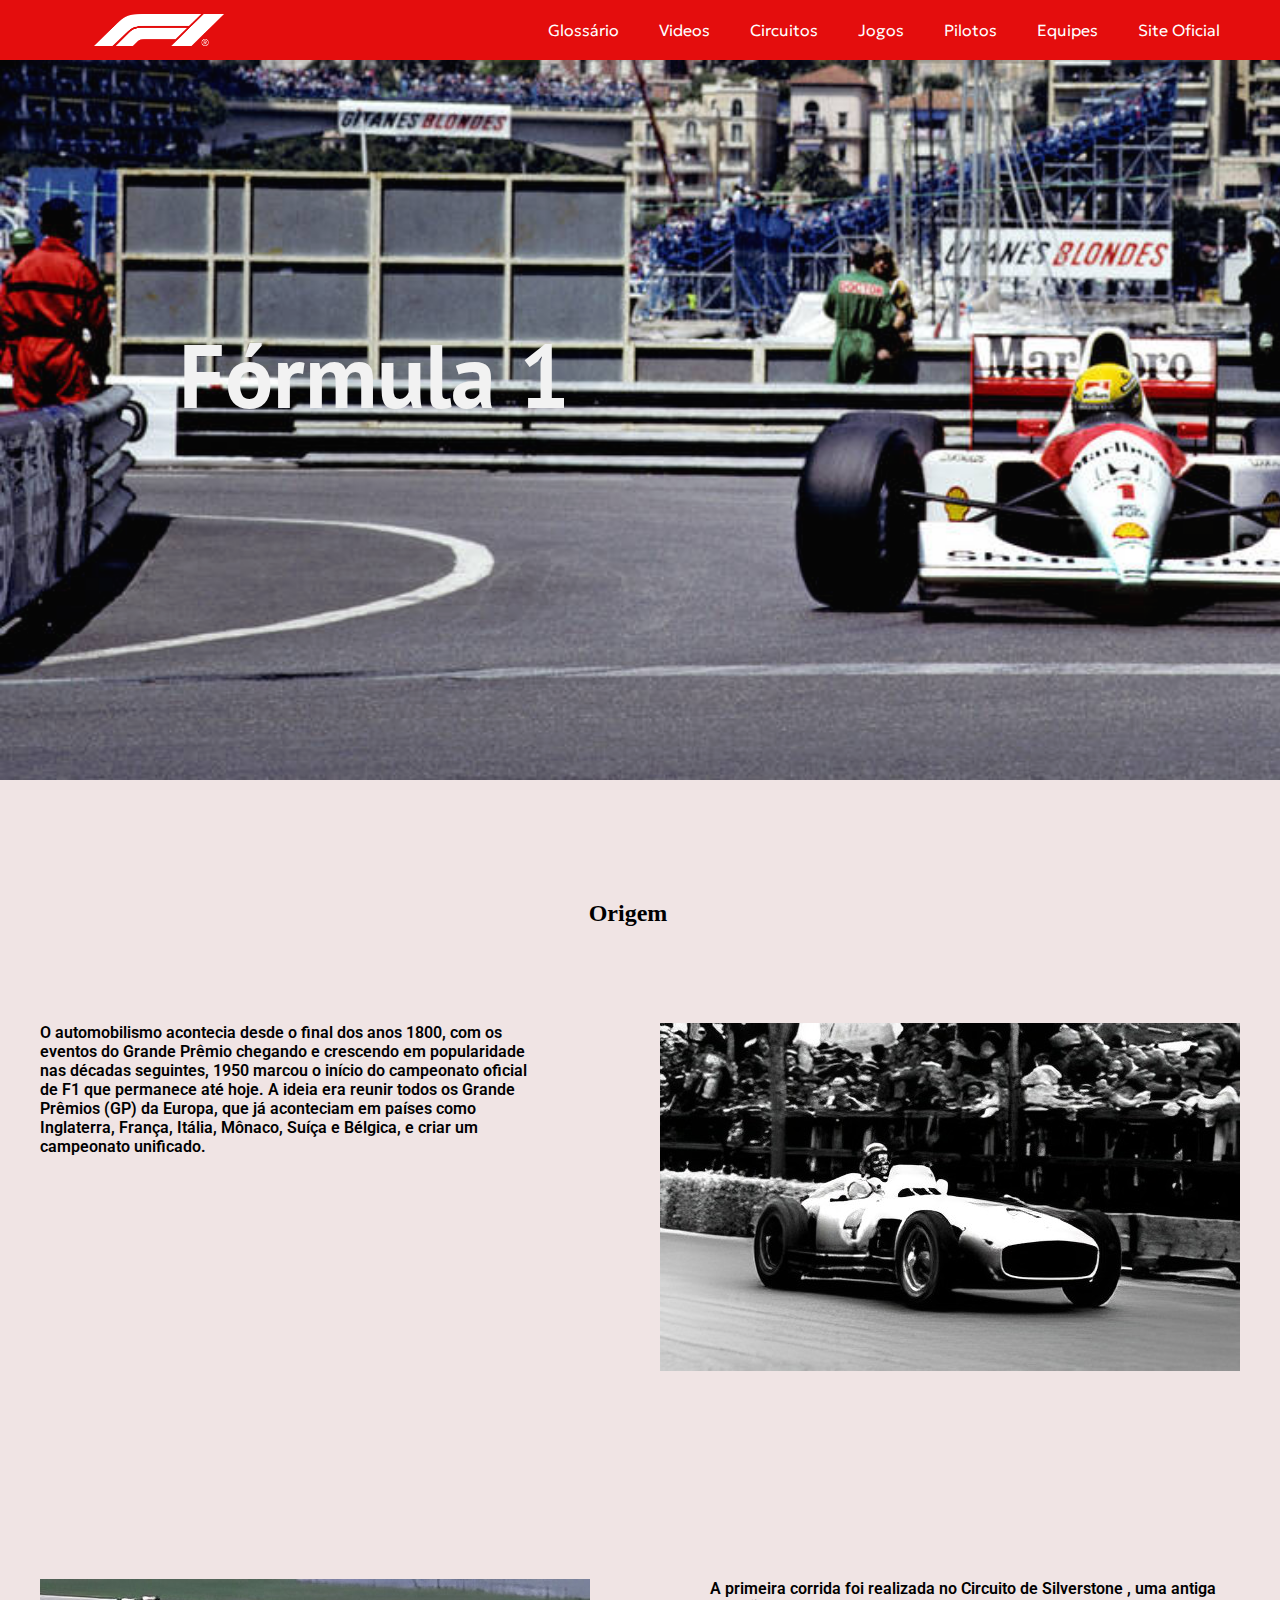
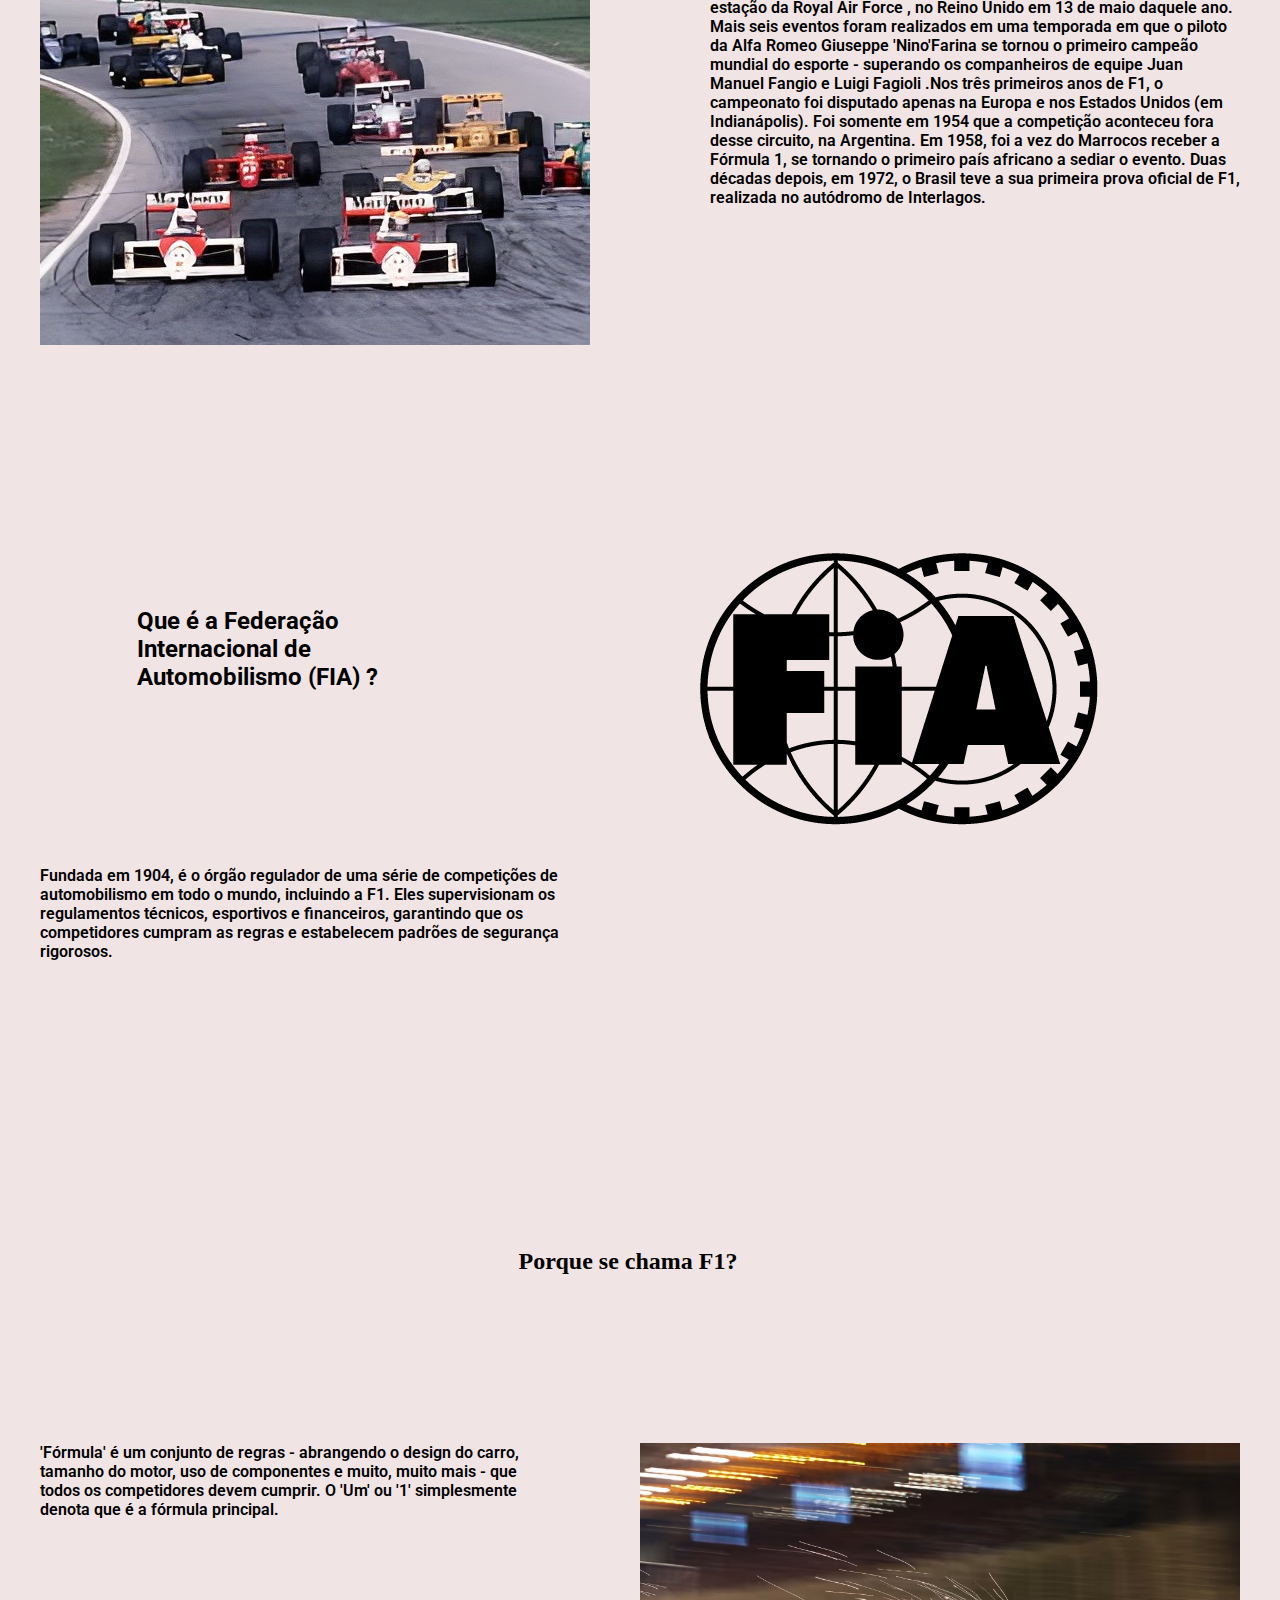
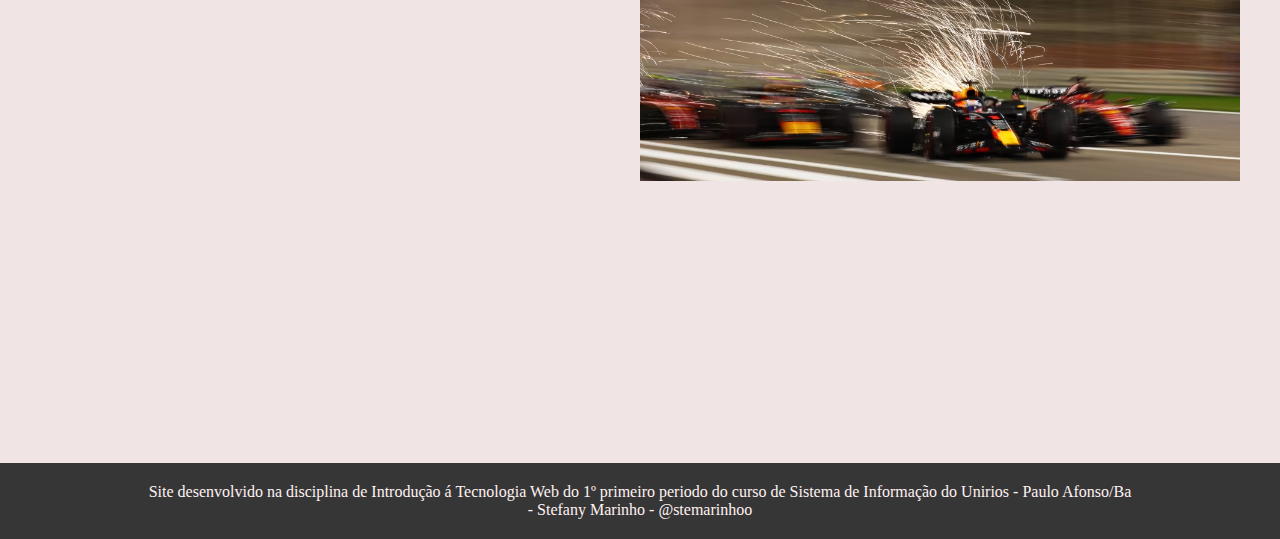
<file: index.html>
<!DOCTYPE html>
<html lang="pt-br">

<head>
    <meta charset="UTF-8">
    <meta http-equiv="X-UA-Compatible" content="IE=edge">
    <meta name="viewport" content="width=device-width, initial-scale=1.0">
    <title>Formula 1 </title>
    <link rel="stylesheet" href="css/style.css">
    <link rel="stylesheet" href="plugins/bxslider.css">
    <script src="plugins/jquery.min.js"></script>
    <script src="plugins/bxslider.min.js"></script>
    <script src="js/scripts.js"></script>
</head>

<body>
    <header id="cabecalho">
        <div class="container"> <!---assim o conteudo vai ficar contido em um determinado espaço no css-->
            <a href="index.html"></a><img src="imagens/inicio/f1_logo.png" alt="logo F1-logo" id="logo">

            <nav id="menu">
                <ul>
              <!----  <li> <a href="../pages/oquee.html">História  </a> </li> --->
        
                           
                            <li> <a href="pages/glossario.html"> Glossário</a></li>
                        
                    


                    <li><a href="pages/videos.html">Videos</a></li>
                   
                    <li><a href="pages/circuitos.html">Circuitos</a></li>

                    
                        <li> <a href="pages/jogos.html"> Jogos </a>     </li>
                      
                    

                        
                        <li><a href="pages/pilotos.html">Pilotos</a>
                         
                        </li>
                    

                        <li><a href="pages/equipes">Equipes</a></li>
                        <li><a href="https://www.formula1.com" target="_blank">Site Oficial</a></li>
                    </ul>
            </nav>
        </div>

    </header>
    <!----começo do corpo  banners-->
    <main id="corpo">
        <div id="back">
            <div class="fundo">


            <h1 class="titulo">Fórmula 1</h1>

                


            </div>
        </div>

      
        <section id="historia">
            
            <div class="container">
                
                
                <div>
                    <h2 class="subtitulo"> Origem</h2>
                    <div id="texto">

                        <p> O automobilismo acontecia desde o final dos anos 1800, com os eventos do
                            Grande Prêmio
                            chegando e crescendo em popularidade nas décadas seguintes,
                            1950 marcou o início do
                            campeonato
                            oficial de F1 que permanece até hoje.


                            A ideia era reunir todos os Grande Prêmios (GP) da Europa, que já aconteciam
                            em países como
                            Inglaterra, França, Itália, Mônaco, Suíça e Bélgica, e criar um campeonato unificado. </p>

                        <li class="img"><img src="imagens/guia/50.jpg" alt="carro da formula 1 em 1950"></li>
                    </div>
                    <!------------------------------------------------------------------------------------------------------------------------------------------->

                    <div id="texto">
                        <li id="img"> <img src="imagens/guia/90.jpg" alt="carro da formula 1 1990"> </li>

                        <p> A primeira corrida foi realizada no Circuito de Silverstone , uma antiga estação da Royal
                            Air Force , no Reino Unido em 13 de maio daquele ano.
                            Mais seis eventos foram realizados em uma temporada em que o piloto da Alfa Romeo Giuseppe
                            'Nino'​​Farina se tornou o primeiro campeão mundial do esporte - superando os companheiros
                            de
                            equipe
                            Juan Manuel Fangio e Luigi Fagioli .Nos três primeiros anos de F1, o campeonato foi
                            disputado apenas na Europa e nos Estados Unidos (em Indianápolis). Foi somente em 1954 que a
                            competição aconteceu fora desse circuito, na Argentina. Em 1958, foi a vez do Marrocos
                            receber a Fórmula 1, se tornando o primeiro país africano a sediar o evento.
                            Duas décadas depois, em 1972, o Brasil teve a sua primeira prova oficial de F1, realizada no
                            autódromo de Interlagos. </p>

                    </div>
<div id="texto">
                    <h2 class="subtitulo"> Que é  a Federação Internacional de Automobilismo (FIA) ?  </h2>

<li id="img"><img src="imagens/FIA-logo.png" alt="logo da FIA"></li>
<p>Fundada em 1904, é o órgão regulador de uma série de competições de automobilismo em todo o mundo, incluindo a F1. Eles supervisionam os regulamentos técnicos, esportivos e financeiros, garantindo que os competidores cumpram as regras e estabelecem padrões de segurança rigorosos.</p>


</div>

                    <h2 class="subtitulo"> Porque se chama F1? </h2>
                    <div id="cont">

                        <p> 'Fórmula' é um conjunto de regras - abrangendo o design do carro, tamanho do motor, uso de
                            componentes e muito, muito mais - que todos os competidores devem cumprir. O 'Um' ou '1'
                            simplesmente denota que é a fórmula principal. </p>

                        <li> <img src="imagens/background/image.png" alt="carro rbr"></li>



                    </div>

        </section>


    </main>

    <!---rodape -->

    <footer id="rodape">
        <span>
            Site desenvolvido na disciplina de Introdução á Tecnologia Web do 1º primeiro periodo do curso de Sistema de
            Informação do Unirios - Paulo Afonso/Ba <br>
            - Stefany Marinho - @stemarinhoo
        </span>

    </footer>
</body>

</html>
</file>
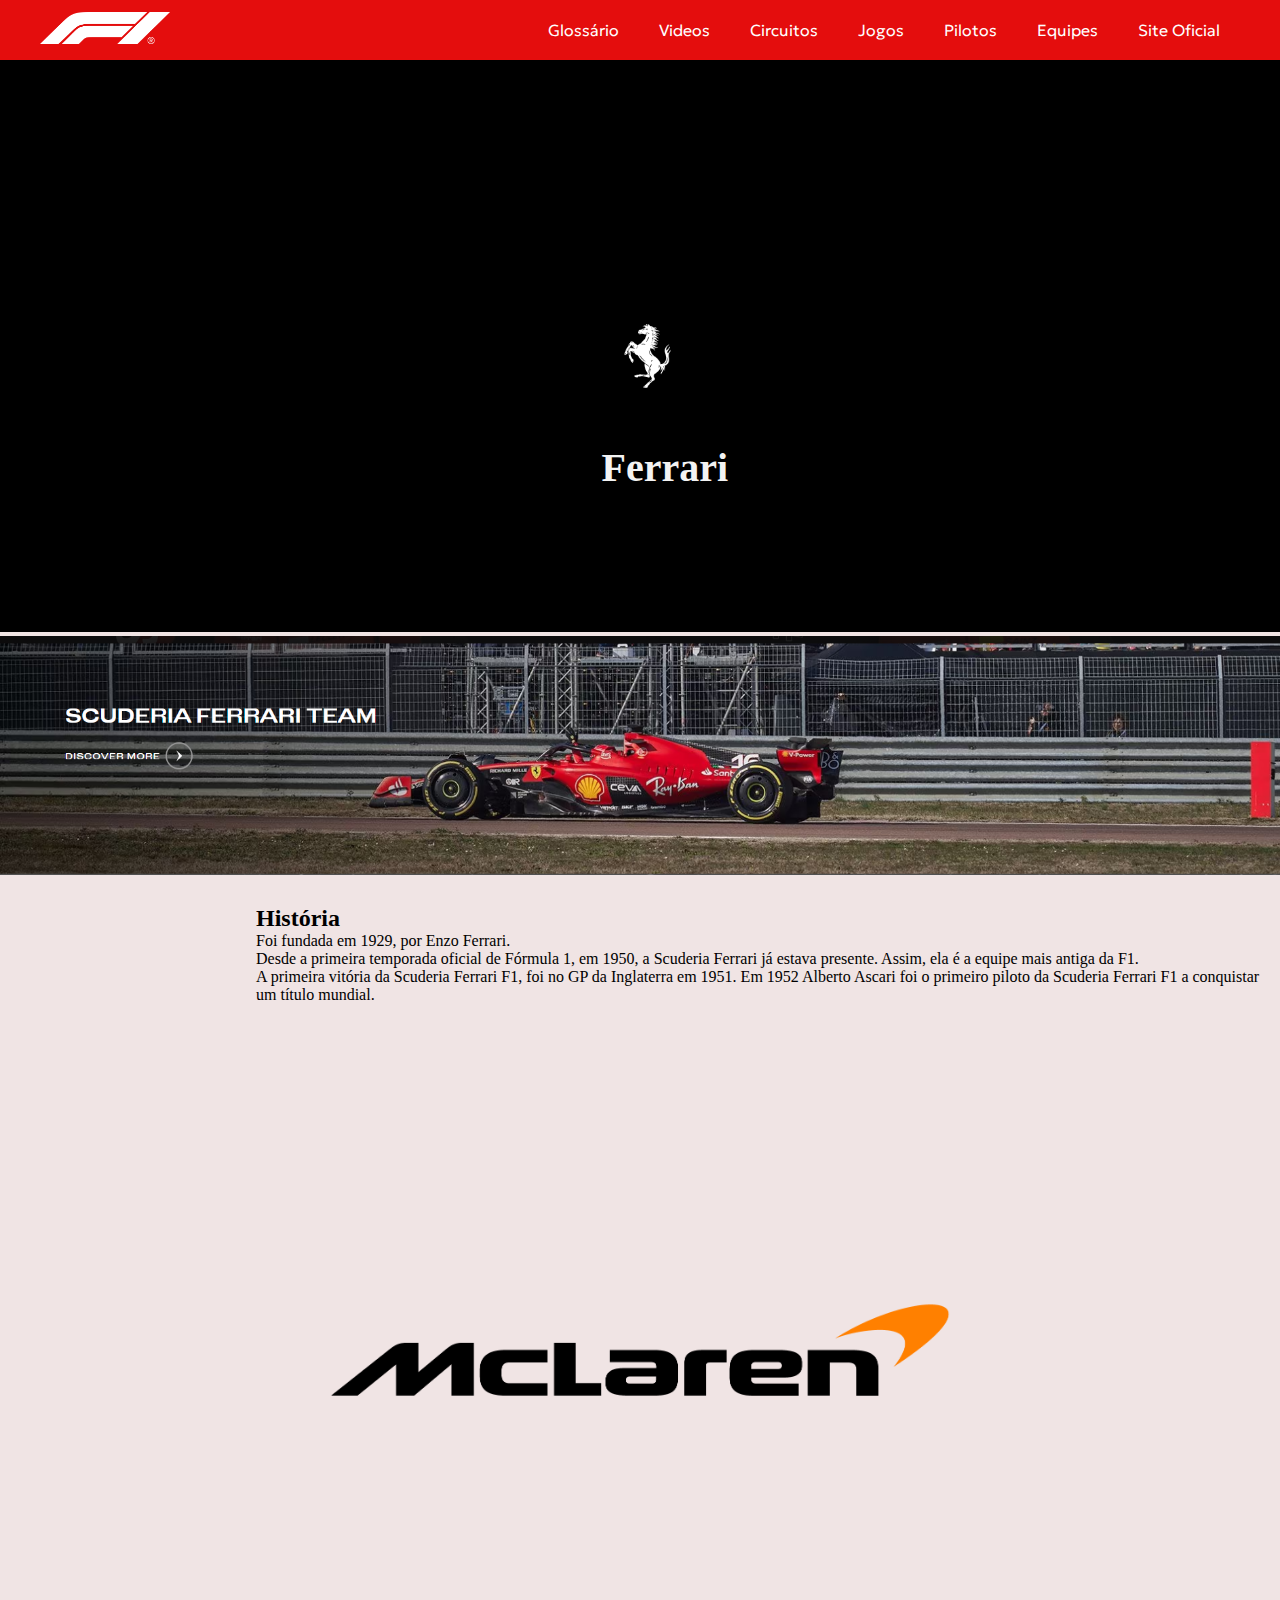
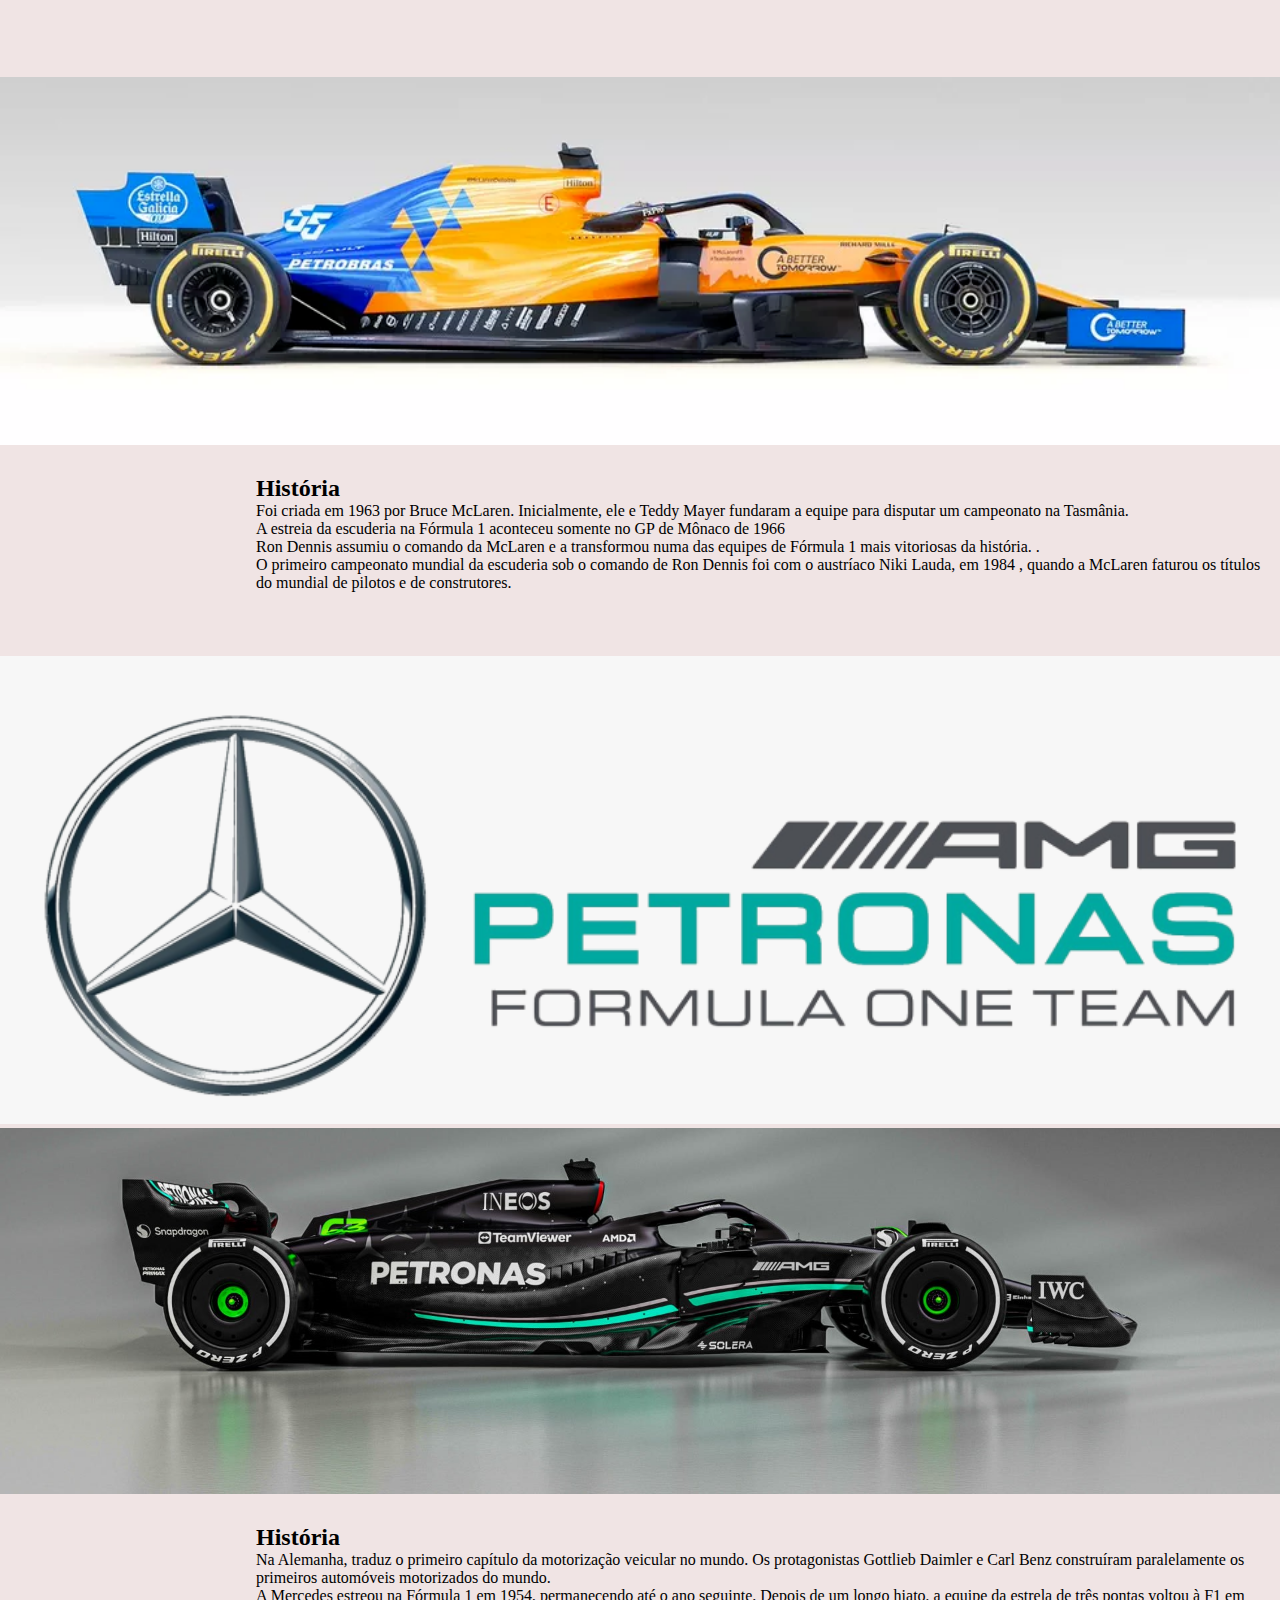
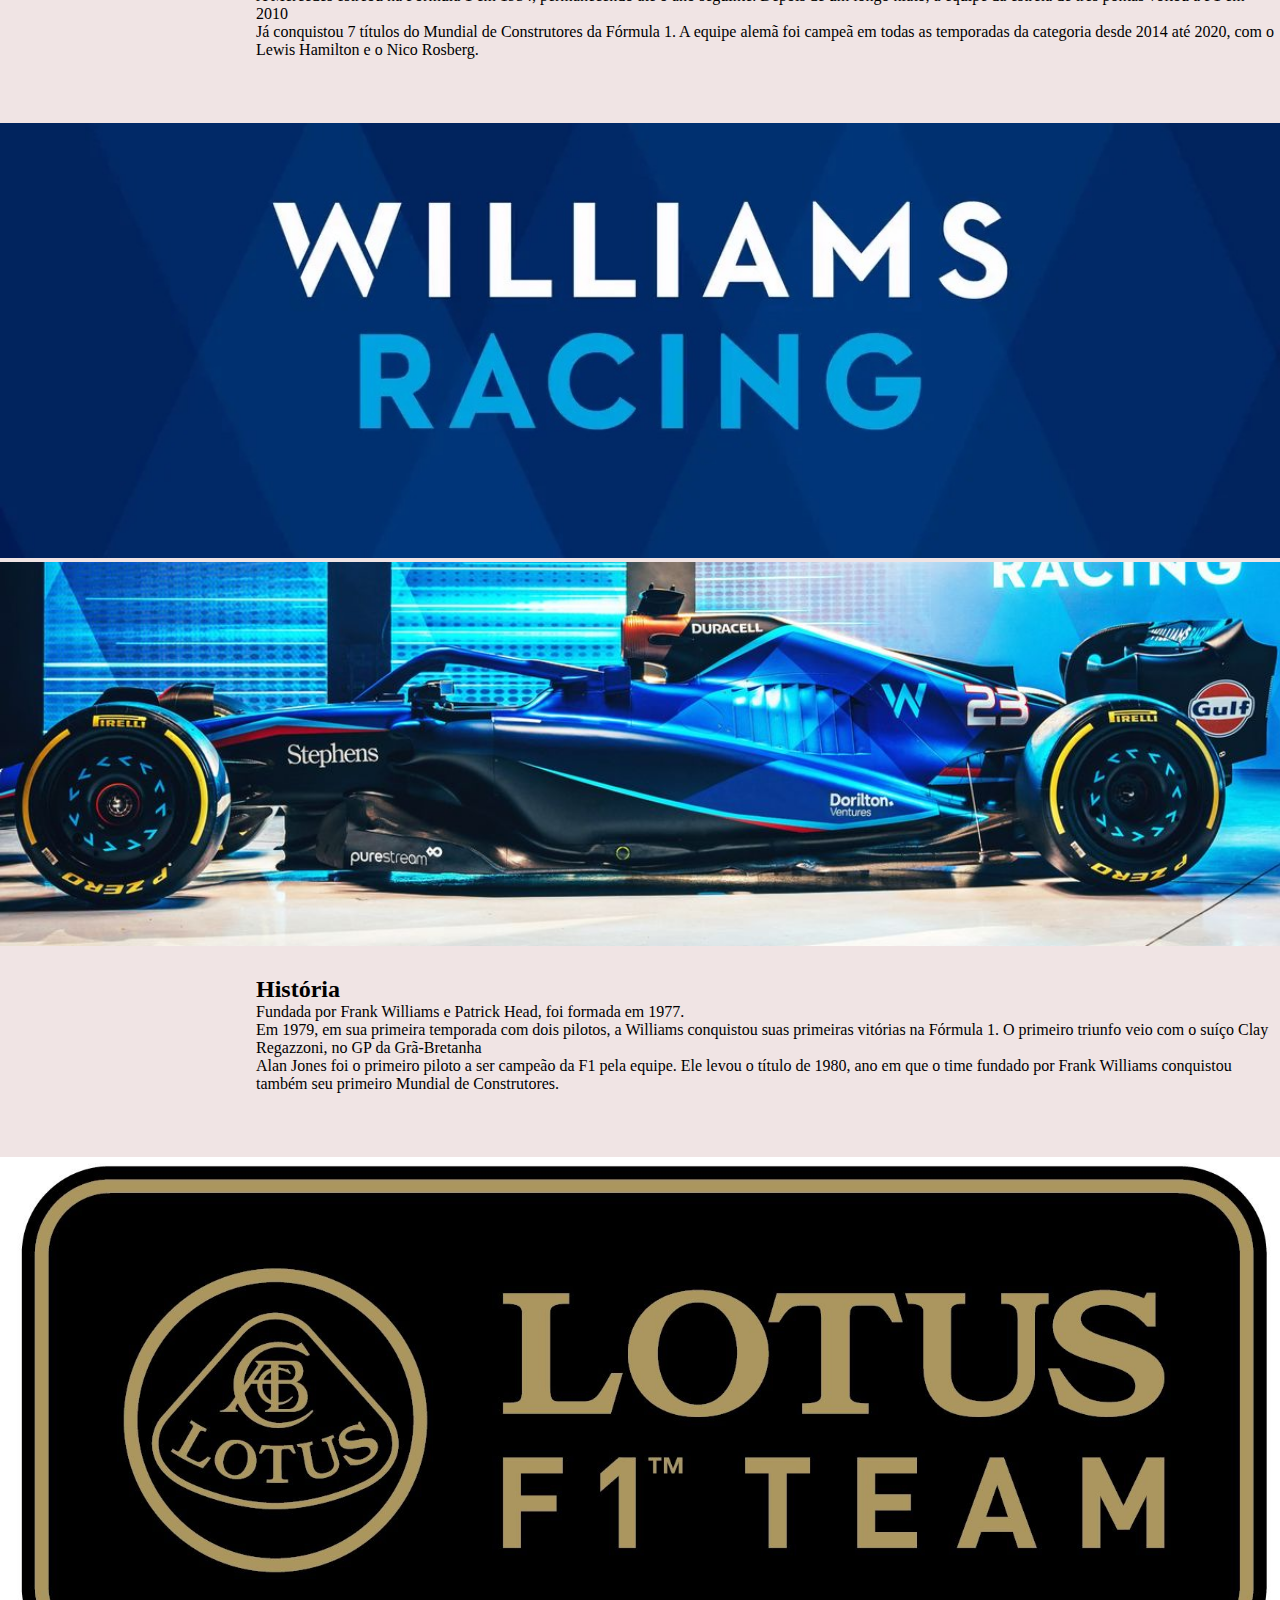
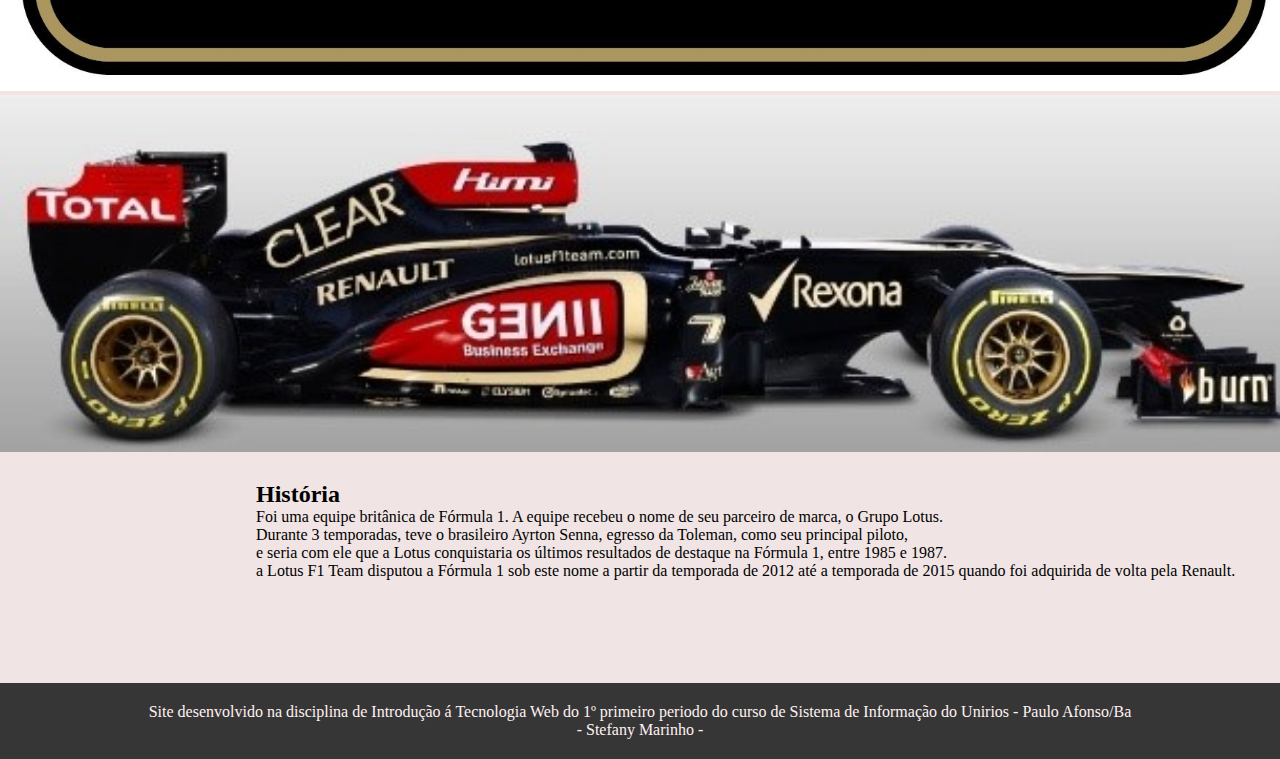
<file: pages/equipes.html>
<!DOCTYPE html>
<html lang="pt-br">

<head>
    <meta charset="UTF-8">
    <meta http-equiv="X-UA-Compatible" content="IE=edge">
    <meta name="viewport" content="width=device-width, initial-scale=1.0">
    <title>Formula 1 </title>
    <link rel="stylesheet" href="../css/style.css">
    <link rel="stylesheet" href="../plugins/bxslider.css">
    <script src="../plugins/jquery.min.js"></script>
    <script src="../plugins/bxslider.min.js"></script>
    <script src="../js/scripts.js"></script>
</head>

<body id="back2">
    <header id="cabecalho">
        <div class="container">
            <a href="../index.html"><img src="../imagens/inicio/f1_logo.png" alt="logo F1-logo" id="logo"></a>

            <nav id="menu">
                <ul>

                    <li> <a href="../pages/glossario.html"> Glossário</a></li>

                    <li><a href="../pages/videos.html">Videos</a></li>

                    <li><a href="../pages/circuitos.html">Circuitos</a></li>


                    <li> <a href="../pages/jogos.html">Jogos </a> </li>

                    <li><a href="../pages/pilotos.html">Pilotos</a> </li>

                    <li><a href="../pages/equipes.html">Equipes</a></li>
                    <li><a href="https://www.formula1.com" target="_blank">Site Oficial</a></li>
                </ul>
            </nav>
        </div>

    </header>

    <!-----começo do corpo-->

    <main id="corpo ">

        <div id="ferrari">
            <h1>Ferrari</h1>

            <img src="../imagens/equipes/Scuderia Ferrari Team_ Carlos Sainz - Ferrari.com - Google Chrome 08_06_2023 10_36_41 (2).png"
                alt="logo ferrari">

            <div>
                <img src="../imagens/equipes/Scuderia Ferrari Team_ Carlos Sainz - Ferrari.com - Google Chrome 08_06_2023 10_53_07.png"
                    alt="carro ferrari carlos sainz">
            </div>
            <div class="historiaequipes">
                <h2>História</h2>
                <p>Foi fundada em 1929, por Enzo Ferrari. </p>

                <p> Desde a primeira temporada oficial de Fórmula 1, em 1950, a Scuderia Ferrari já estava presente.
                    Assim, ela é a equipe mais antiga da F1.</p>

                <p> A primeira vitória da Scuderia Ferrari F1, foi no GP da Inglaterra em 1951. Em 1952 Alberto Ascari
                    foi o primeiro piloto da Scuderia Ferrari F1 a conquistar um título mundial.</p>
            </div>
        </div>

        <div id="mclaren">
            <img src="../imagens/equipes/mclaren.png" alt="logo mclaren">
            <div>
                <img src="../imagens/equipes/mclarencarro.png" alt="carro mclaren">
            </div>
            <div class="historiaequipes">
                <h2>História</h2>
                <p>Foi criada em 1963 por Bruce McLaren. Inicialmente, ele e Teddy Mayer fundaram a equipe para disputar
                    um campeonato na Tasmânia.</p>
                <p> A estreia da escuderia na Fórmula 1 aconteceu somente no GP de Mônaco de 1966 </p>
                <p> Ron Dennis assumiu o comando da McLaren e a transformou numa das equipes de Fórmula 1 mais
                    vitoriosas da história. .</p>

                <p> O primeiro campeonato mundial da escuderia sob o comando de Ron Dennis foi com o austríaco Niki
                    Lauda, em 1984 , quando a McLaren faturou os títulos do mundial de pilotos e de construtores.</p>
            </div>

            <div id="mercedes">
                <img src="../imagens/equipes/mercedes-f1-logo-1.jpg" alt="mercedeslogo">
                <div>
                    <img src="../imagens/equipes/mercedescarro.jpg" alt="carro mercedes">
                </div>
                <div class="historiaequipes">
                    <h2>História</h2>
                    <p>Na Alemanha, traduz o primeiro capítulo da motorização veicular no mundo. Os protagonistas
                        Gottlieb Daimler e Carl Benz construíram paralelamente os primeiros automóveis motorizados do
                        mundo.</p>

                    <p> A Mercedes estreou na Fórmula 1 em 1954, permanecendo até o ano seguinte. Depois de um longo
                        hiato, a equipe da estrela de três pontas voltou à F1 em 2010</p>

                    <p> Já conquistou 7 títulos do Mundial de Construtores da Fórmula 1. A equipe alemã foi campeã em
                        todas as temporadas da categoria desde 2014 até 2020, com o Lewis Hamilton e o Nico Rosberg.</p>
                </div>
            </div>
            <div id="williams">
                <img src="../imagens/equipes/williams.jpg" alt="logo williams">
                <div>
                    <img src="../imagens/equipes/williamscarro.png" alt="williamscarro">
                </div>
                <div class="historiaequipes">
                    <h2>História</h2>
                    <p>Fundada por Frank Williams e Patrick Head, foi formada em 1977.</p>

                    <p> Em 1979, em sua primeira temporada com dois pilotos, a Williams conquistou suas primeiras
                        vitórias na Fórmula 1. O primeiro triunfo veio com o suíço Clay Regazzoni, no GP da Grã-Bretanha
                    </p>

                    <p> Alan Jones foi o primeiro piloto a ser campeão da F1 pela equipe. Ele levou o título de 1980,
                        ano em que o time fundado por Frank Williams conquistou também seu primeiro Mundial de
                        Construtores.</p>
                </div>
            </div>
            <div id="lotus">
                <img src="../imagens/equipes/lotuslogo.jpg" alt="logo lotus">
                <div>
                    <img src="../imagens/equipes/lotus.jpg" alt="lotuslogo">
                </div>
                <div class="historiaequipes">
                    <h2>História</h2>
                    <p> Foi uma equipe britânica de Fórmula 1. A equipe recebeu o nome de seu parceiro de marca, o Grupo
                        Lotus. </p>
                    <p>Durante 3 temporadas, teve o brasileiro Ayrton Senna, egresso da Toleman, como seu principal
                        piloto, </p>
                    <p>e seria com ele que a Lotus conquistaria os últimos resultados de destaque na Fórmula 1, entre
                        1985 e 1987.</p>
                    <p> a Lotus F1 Team disputou a Fórmula 1 sob este nome a partir da temporada de 2012 até a temporada
                        de 2015 quando foi adquirida de volta pela Renault. </p>


                </div>
            </div>

    </main>

    <!--rodape -->

    <footer id="rodape">
        <span>
            Site desenvolvido na disciplina de Introdução á Tecnologia Web do 1º primeiro periodo do curso de Sistema de
            Informação do Unirios - Paulo Afonso/Ba <br>
            - Stefany Marinho -
        </span>

    </footer>
</body>

</html>
</file>
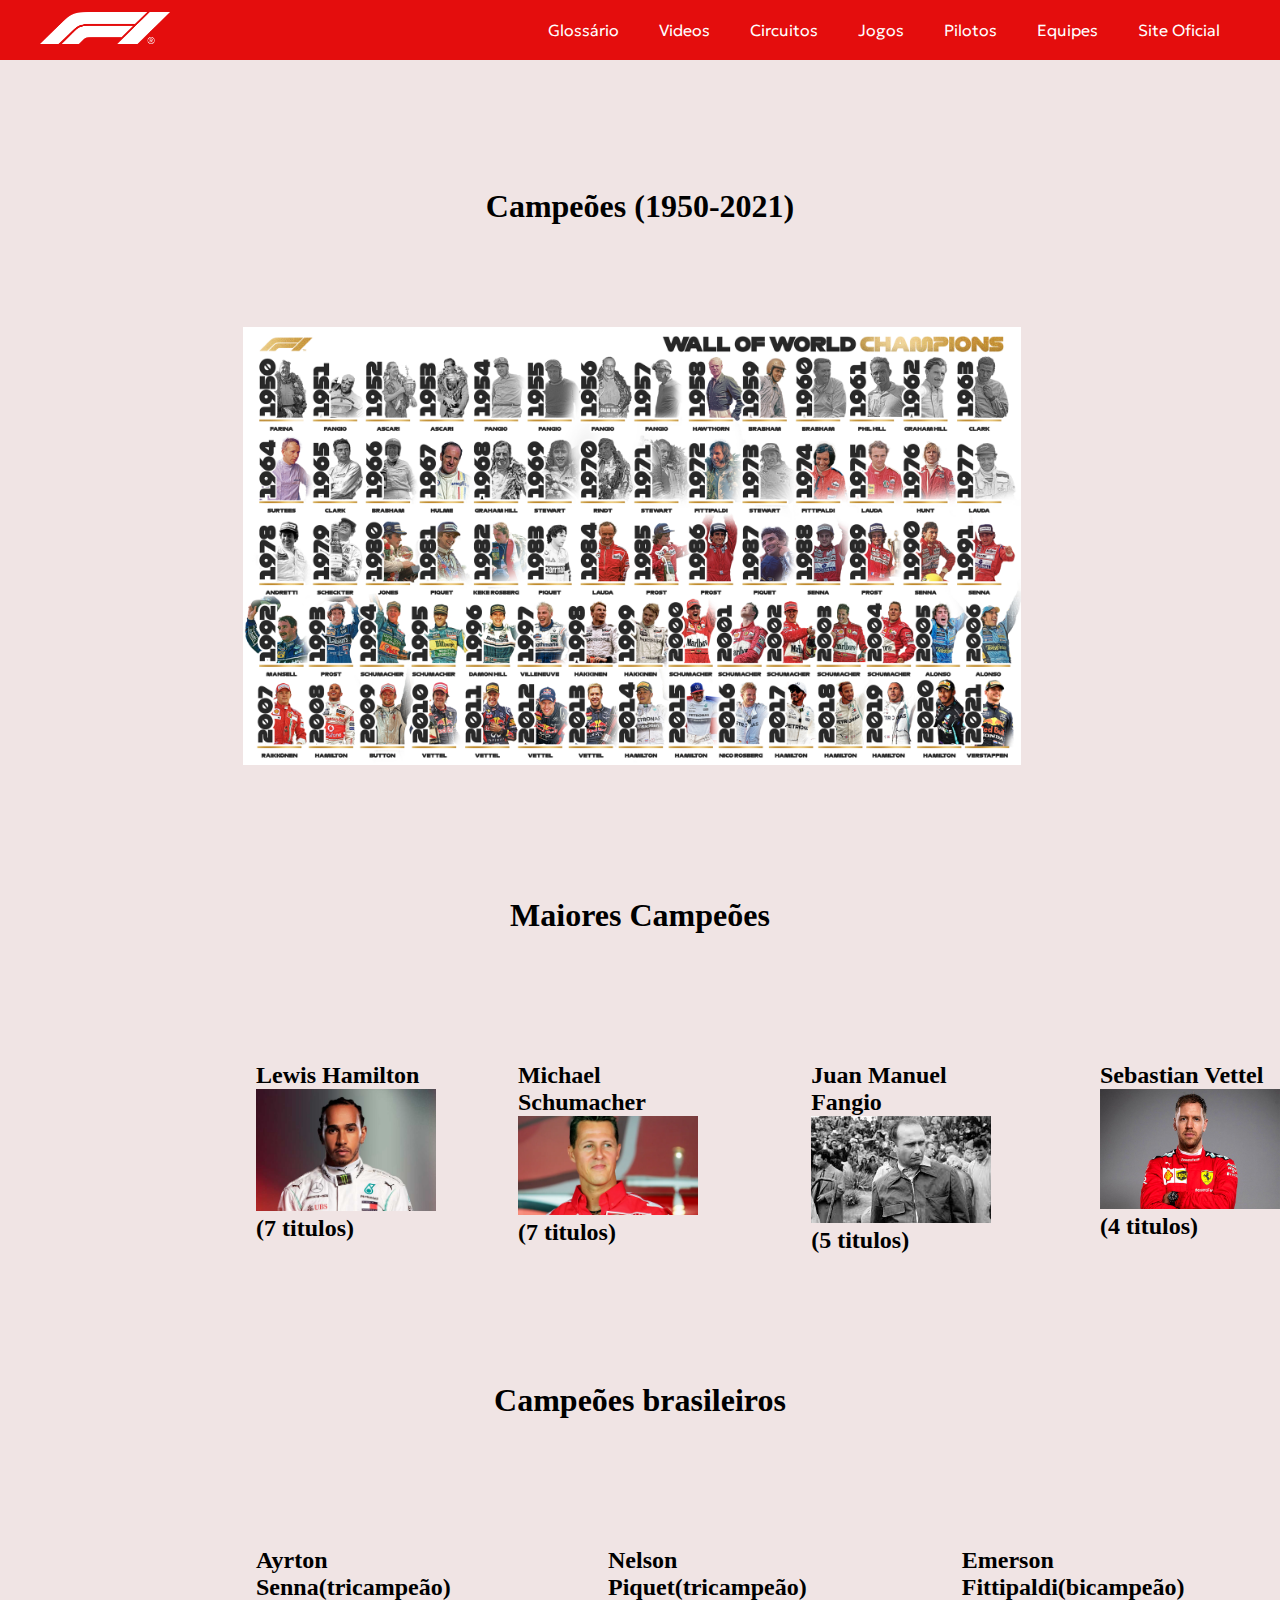
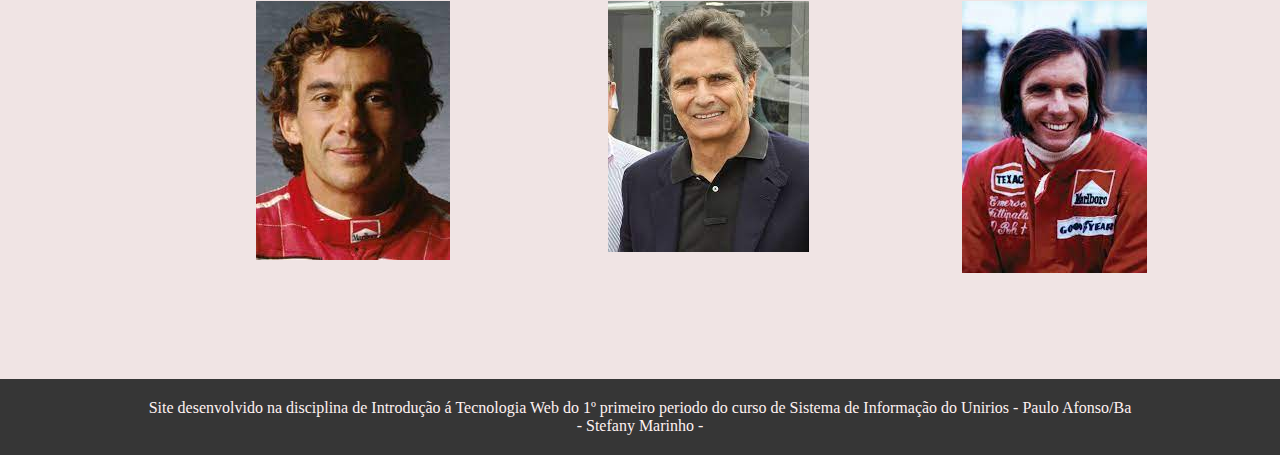
<file: pages/pilotos.html>
<!DOCTYPE html>
<html lang="pt-br">

<head>
    <meta charset="UTF-8">
    <meta http-equiv="X-UA-Compatible" content="IE=edge">
    <meta name="viewport" content="width=device-width, initial-scale=1.0">
    <title>Formula 1 </title>
    <link rel="stylesheet" href="../css/style.css">
    <link rel="stylesheet" href="../plugins/bxslider.css">
    <script src="../plugins/jquery.min.js"></script>
    <script src="../plugins/bxslider.min.js"></script>
    <script src="../js/scripts.js"></script>
</head>

<body id="back2">
    <header id="cabecalho">
        <div class="container"> 
            <a href="../index.html"><img src="../imagens/inicio/f1_logo.png" alt="logo F1-logo" id="logo"></a>

            <nav id="menu">
                <ul>
            
                    <li> <a href="../pages/glossario.html"> Glossário</a></li>

                    <li><a href="../pages/videos.html">Videos</a></li>

                    <li><a href="../pages/circuitos.html">Circuitos</a></li>

                    <li> <a href="../pages/jogos.html">Jogos </a> </li>

                    <li><a href="../pages/pilotos.html">Pilotos</a> </li>

                    <li><a href="../pages/equipes.html">Equipes</a></li>
                    <li><a href="https://www.formula1.com" target="_blank">Site Oficial</a></li>
                </ul>
            </nav>
        </div>

    </header>

    <!-----começo do corpo-->

    <main id="corpo">
        <div class="background">
            <h1>Campeões (1950-2021) </h1>
            <section id="campeoes">

                <div>
                    <img src="../imagens/pilotos/f1-todos-campeoes-1950-2021.jpg" alt="foto dos campeoes ate 2021">
                </div>

            </section>

            <h1>Maiores Campeões</h1>
            <section id="maiorescampeoes">

          
                <div>
                    <h2>Lewis Hamilton </h2>
                    <img src="../imagens/pilotos/lewis.jpg" alt="lewis hamilton">
                    <h2>(7 titulos)</h2>
                </div>
                <div>
                    <h2>Michael Schumacher </h2>
                    <img src="../imagens/pilotos/michael.png" alt="michael Schumacher">
                    <h2>(7 titulos)</h2>
                </div>
          
     
                <div>
                    <h2>Juan Manuel Fangio </h2>
                    <img src="../imagens/pilotos/fangio.jpg" alt="fangio">
                    <h2>(5 titulos)</h2>
                </div>
            
                <div>
                    <h2>Sebastian Vettel </h2>
                    <img src="../imagens/pilotos/sebas.jpg" alt="vettel">
                    <h2>(4 titulos)</h2>
                </div>
        
            </section>

            <h1>Campeões brasileiros</h1>
            <section id="campeoesbrasileiros">
<div>
    <h2>Ayrton Senna(tricampeão)</h2>
    <img src="../imagens/pilotos/senna.jpg" alt="ayrton">
</div>
<div>
    <h2>Nelson Piquet(tricampeão)</h2>
    <img src="../imagens/pilotos/piquet.jpg" alt="piquet">
</div>
<div>
    <h2>Emerson Fittipaldi(bicampeão)</h2>
    <img src="../imagens/pilotos/emerson.jpg" alt="emerson">
</div>
                
            </section>
        </div>
    </main>


    <!--rodape -->

    <footer id="rodape">
        <span>
            Site desenvolvido na disciplina de Introdução á Tecnologia Web do 1º primeiro periodo do curso de Sistema de
            Informação do Unirios - Paulo Afonso/Ba <br>
            - Stefany Marinho -
        </span>

    </footer>
</body>

</html>
</file>
<file: css/style.css>
@import url('https://fonts.googleapis.com/css2?family=Inter:wght@500&family=PT+Sans&family=Roboto&display=swap');
@import url('https://fonts.googleapis.com/css2?family=Geologica&family=Inter:wght@500&family=PT+Sans&family=Roboto&display=swap');
@import url('https://fonts.googleapis.com/css2?family=Anton&family=Geologica:wght@300&family=Inter:wght@500&family=PT+Sans&family=Roboto&display=swap');
@import url('https://fonts.googleapis.com/css2?family=Anton&family=Gelasio:ital@1&family=Geologica:wght@300&family=Inter:wght@500&family=Josefin+Sans:ital,wght@1,700&family=Oswald:wght@600&family=PT+Sans&family=Roboto&display=swap');
@import url('https://fonts.googleapis.com/css2?family=Anton&family=Geologica:wght@300&family=Inter:wght@500&family=PT+Sans&family=Roboto&family=Ysabeau:wght@900&display=swap');
@import url('https://fonts.googleapis.com/css2?family=Anton&family=Geologica:wght@800&family=Inter:wght@500&family=PT+Sans&family=Roboto&family=Ysabeau:wght@900&display=swap');

* {
    margin: 0;
    padding: 0;
    box-sizing: border-box;

}

body {
    /*corpo do site*/
    background-color: rgb(240, 228, 228);
}

.container {
    /*class container*/
    max-width: 1200px;
    margin: 0 auto;

}

#cabecalho .container #menu {
    font-size: 16px;
    font-weight: 300;
    font-family: 'Geologica', sans-serif;
}

#cabecalho {
    background-color: rgb(228, 13, 13);
    /* margin-bottom: 30px;*/


}

#cabecalho .container {
    display: flex;
    align-items: center;
    justify-content: space-between;

}

#cabecalho .container #logo {
    width: 130px;
    margin-right: 250px;
}

/*inicio do style menu*/
#cabecalho #menu ul {
    display: flex;
}




#cabecalho #menu li ul {
    position: absolute;
    display: inline-block;
    text-align: center;
    list-style: none;
    font-size: 17.5px;
    text-decoration: none;
}

#cabecalho #menu li a {
    display: block;
    padding: 20px;
    text-decoration: none;
    color: white;
    transition: all .3s linear;
}

#cabecalho #menu a:hover {
    background-color: black;
}

#cabecalho #menu li {
    list-style: none;


}

#menu>ul {
    display: flex;
    justify-content: end;
}




#menu ul ul {
    display: none;
    margin: 0px;
}




#back .fundo {

    position: relative;
    height: 80vh;
    width: 100vw;
    opacity: 98%;
    background-image: url(../imagens/background/senna2.png);
    background-size: cover;

}

#back .fundo .titulo {
    color: #f3f3f3;
    font-family: 'PT Sans', sans-serif;
    position: absolute;
    font-weight: 600;
    font-size: italic;
    margin-bottom: 50%;
    padding-top: 20%;
    font-size: 90px;
    padding-left: 14%;

}



/*-----------------------------------------inicio da pagina  historia-------------------------------------------------------------------------------------------------------------------*/




#historia .container .subtitulo {
    display: flex;
    justify-content: center;
    padding-left: 18%;
    padding-bottom: 8%;
    padding-right: 20%;
    padding-top: 10%;
}


#historia .container #conteudo {
    list-style: none;
    font-family: 'Roboto', sans-serif;
    display: grid;
    grid-template-columns: repeat(1, 1fr);

}


#historia .container #conteudo .img {
    display: block;
    padding-left: 60%;
    padding-bottom: 20%;
    padding-right: 90%;
    margin-top: -10%;
}



#historia .container #texto {
    list-style: none;
    font-family: 'Roboto', sans-serif;
    font-weight: 600;
    display: grid;
    grid-template-columns: repeat(2, 1fr);
    padding-bottom: 17%;
    gap: 10%;
}

#historia .container #cont {
    list-style: none;
    display: grid;
    grid-template-columns: repeat(2, 1fr);
    gap: 10%;
    padding-bottom: 20%;
    font-weight: 600;
    padding-top: 6%;
    padding-right: -20%;
    font-family: 'Roboto', sans-serif;

}

#historia .container #cont img {
    width: 600px;
}

/*--------------------------------------------------*/





#guia h3 {
    display: flex;
    justify-content: center;
    padding-left: 12%;
    padding-bottom: 5%;
    padding-top: 15%;
    font-size: 26px;

}

#guia #tabela img {
    width: 300px;
    padding-bottom: 11%;
}

#guia #tabela {
    padding-top: 2%;

}

#guia #tabela li {
    list-style: none;
    padding-left: 5%;
    font-family: 'Roboto', sans-serif;
    font-weight: 500;


}

#guia h4 {
    text-align: center;
    padding-bottom: 28px;
}

/*--------------------------------*/

#guia .pneu .paragrafo {
    list-style: none;
    padding-bottom: 10%;


}

#guia .pneu {
    display: grid;
    grid-template-columns: repeat(3, 1fr);
    gap: 20%;
    padding-right: 2%;
    padding-bottom: 10%;

}

#guia .pneu img {
    width: 200px;
}

/*-------------------------------------*/
#guia .topico {
    list-style: none;
    font-family: 'Roboto', sans-serif;
    font-weight: 600;
    text-align: center;
    padding-bottom: 5%;
}

#guia .container li {

    padding-bottom: 5%;
    text-align: center;
    font-family: 'Roboto', sans-serif;

}

#guia .container h4 {
    padding-top: 5%;
    font-size: 17px;
    padding-left: 13%;
}

#guia .container p {
    font-family: 'Roboto', sans-serif;
}

#guia .subtitulo {
    padding-top: 7%;
}

#guia .termos {
    display: grid;
    grid-template-columns: repeat(2, 1fr);
    gap: 40px;
    margin-bottom: 10%;
}

#guia .termos img {
    width: 450px;
}


/*-----------------------------------------------------------------------INICIO DO STYLE EM VIDEOS----------------------------------------------------------------------------------*/


#cor {
    background-color: rgb(197, 182, 182);
    padding-top: 20%;
    margin-bottom: 30px;
}

#corpo #videos img {
    width: 560px;
    height: 315px;
}

#corpo .container #videos {
    margin-top: 10%;
    max-width: 1200px;
    display: grid;
    grid-template-columns: repeat(2, 1fr);
    gap: 5%;
    margin-bottom: 15%;
}

#corpo .container #videos p {
    font-family: 'Roboto', sans-serif;
    font-weight: 600;
    text-align: center;
}

/*-----------------------------INICIO DO STYLE Circuito---------------------------*/

#corpo .container #circuitos ul {
    margin-top: 20%;
    display: grid;
    grid-template-columns: repeat(3, 1fr);
    gap: 20px;
    padding-left: 8%;

}

#corpo .container #circuitos img {
    width: 300px;
    max-width: 1200px;
}

/*-------------------------------INICIO DO STYLE EM Jogos---------------*/


#inicio .container .mobile {
    margin-left: -30%;
    max-width: 1200px;
    list-style: none;
    margin-top: -4px;
}

#inicio .container .mobileredbull {
    margin-left: -30%;
    max-width: 1200px;
    list-style: none;
    margin-top: -4px;
}

#inicio .container .mobilemercedes {
    margin-left: -30%;
    max-width: 1200px;
    list-style: none;
    margin-top: -4px;
}

#inicio .container .mobilealpha {
    margin-left: -30%;
    max-width: 1200px;
    list-style: none;
    margin-top: -4px;
}


#corpo #jogo h1 {
    font-family: 'Roboto', sans-serif;
    font-size: 65px;
    position: absolute;
    padding-left: 40%;
    padding-top: 10%;
    padding-left: 30%;
}

#corpo #jogo h2 {
    font-family: 'Geologica', sans-serif;
    font-size: 65px;
    position: absolute;
    padding-left: 40%;
    padding-top: 13%;
    padding-left: 30%;
}


#corpo #jogo h3 {
    font-family: 'Geologica', sans-serif;
    font-size: 20px;
    position: absolute;
    margin-left: -10%;
    padding-top: 19%;
    padding-left: 25%;
}

#inicio .container .titulo {
    color: #f3f3f3;
    font-family: 'Geologica', sans-serif;
    font-size: 30px;
    position: absolute;
    margin-left: -40%;
    padding-top: 10%;
    padding-left: 30%;

}


#inicio .container .tit {
    color: #f3f3f3;
    font-family: 'Geologica', sans-serif;
    font-size: 30px;
    position: absolute;
    margin-left: -40%;
    padding-top: 11.5%;
    padding-left: 30%;

}

#inicio .container p {
    color: white;
    font-family: 'Roboto', sans-serif;
    position: absolute;
    margin-left: -40%;
    padding-top: 14%;
    padding-left: 30%;

}

#inicio .container .p {
    color: white;
    font-family: 'Roboto', sans-serif;
    position: absolute;
    margin-left: -40%;
    padding-top: 15%;
    padding-left: 30%;

}

#inicio .container .textoum {
    color: #f3f3f3;
    font-family: 'Geologica', sans-serif;
    font-size: 30px;
    position: absolute;
    margin-left: 17%;
    padding-top: 11%;
    padding-left: 30%;
}


#inicio .container .textodois {
    color: #f3f3f3;
    font-family: 'Geologica', sans-serif;
    font-size: 30px;
    position: absolute;
    margin-left: 17%;
    padding-top: 13%;
    padding-left: 30%;
}


#inicio .container .texto {
    color: white;
    font-family: 'Roboto', sans-serif;
    position: absolute;
    margin-left: 15%;
    padding-top: 16%;
    padding-left: 30%;

}


#inicio .container .subtexto {
    color: white;
    font-family: 'Roboto', sans-serif;
    position: absolute;
    margin-left: 15%;
    padding-top: 17%;
    padding-left: 30%;

}

#inicio .container .subtext {
    color: white;
    font-family: 'Roboto', sans-serif;
    position: absolute;
    margin-left: 15%;
    padding-top: 18%;
    padding-left: 30%;

}


#fim .container h1 {
    margin-top: 10%;
}


#fim .container .but-jogos {
    background-color: rgb(248, 13, 13);
    display: block;
    padding: 10px 20px;
    color: #fff;
    text-decoration: none;
    text-align: center;
    border-radius: 30px;
    transition: all .5s linear;

}

#fim .container {
    display: grid;
    grid-template-columns: repeat(2, 1fr);
    gap: 5%;
}

#fim .container .but-jogos:hover {
    background-color: rgb(255, 255, 255);
    color: #030303;
    box-shadow: 01px 1px 01px 02px rgb(255, 0, 0);

}

/*-------------------- style em Pilotos-----------------------*/
#corpo h1 {
    text-align: center;
    padding-top: 10%;


}

#corpo #campeoes {
    padding-left: 19%;
    padding-top: 8%;
}

#corpo #campeoes img {
    width: 75%;
}

#corpo #maiorescampeoes img {
    width: 180px;
}

#maiorescampeoes {
    padding-top: 10%;
    padding-left: 20%;
    display: flex;
    gap: 8%;

}

#campeoesbrasileiros {
    padding-top: 10%;
    padding-left: 20%;
    display: flex;
    gap: 8%;
    padding-bottom: 5%;

}

#ferrari img {
    width: 100%;
}

#ferrari h1 {
    position: absolute;
    color: #f3f3f3;
    padding-left: 47%;
    padding-top: 30%;
    font-size: 40px;
}

.historiaequipes {
    padding-left: 20%;
    padding-top: 2%;
    padding-bottom: 5%;
}


#mclaren img {
    width: 100%;
}

#mercedes img {
    width: 100%;
}





#rodape {
    background-color: #363636;
    padding: 20px;
    color: #fff2f2;
    text-align: center;
    font-size: 16px;
    margin-top: 3%;
}
</file>
